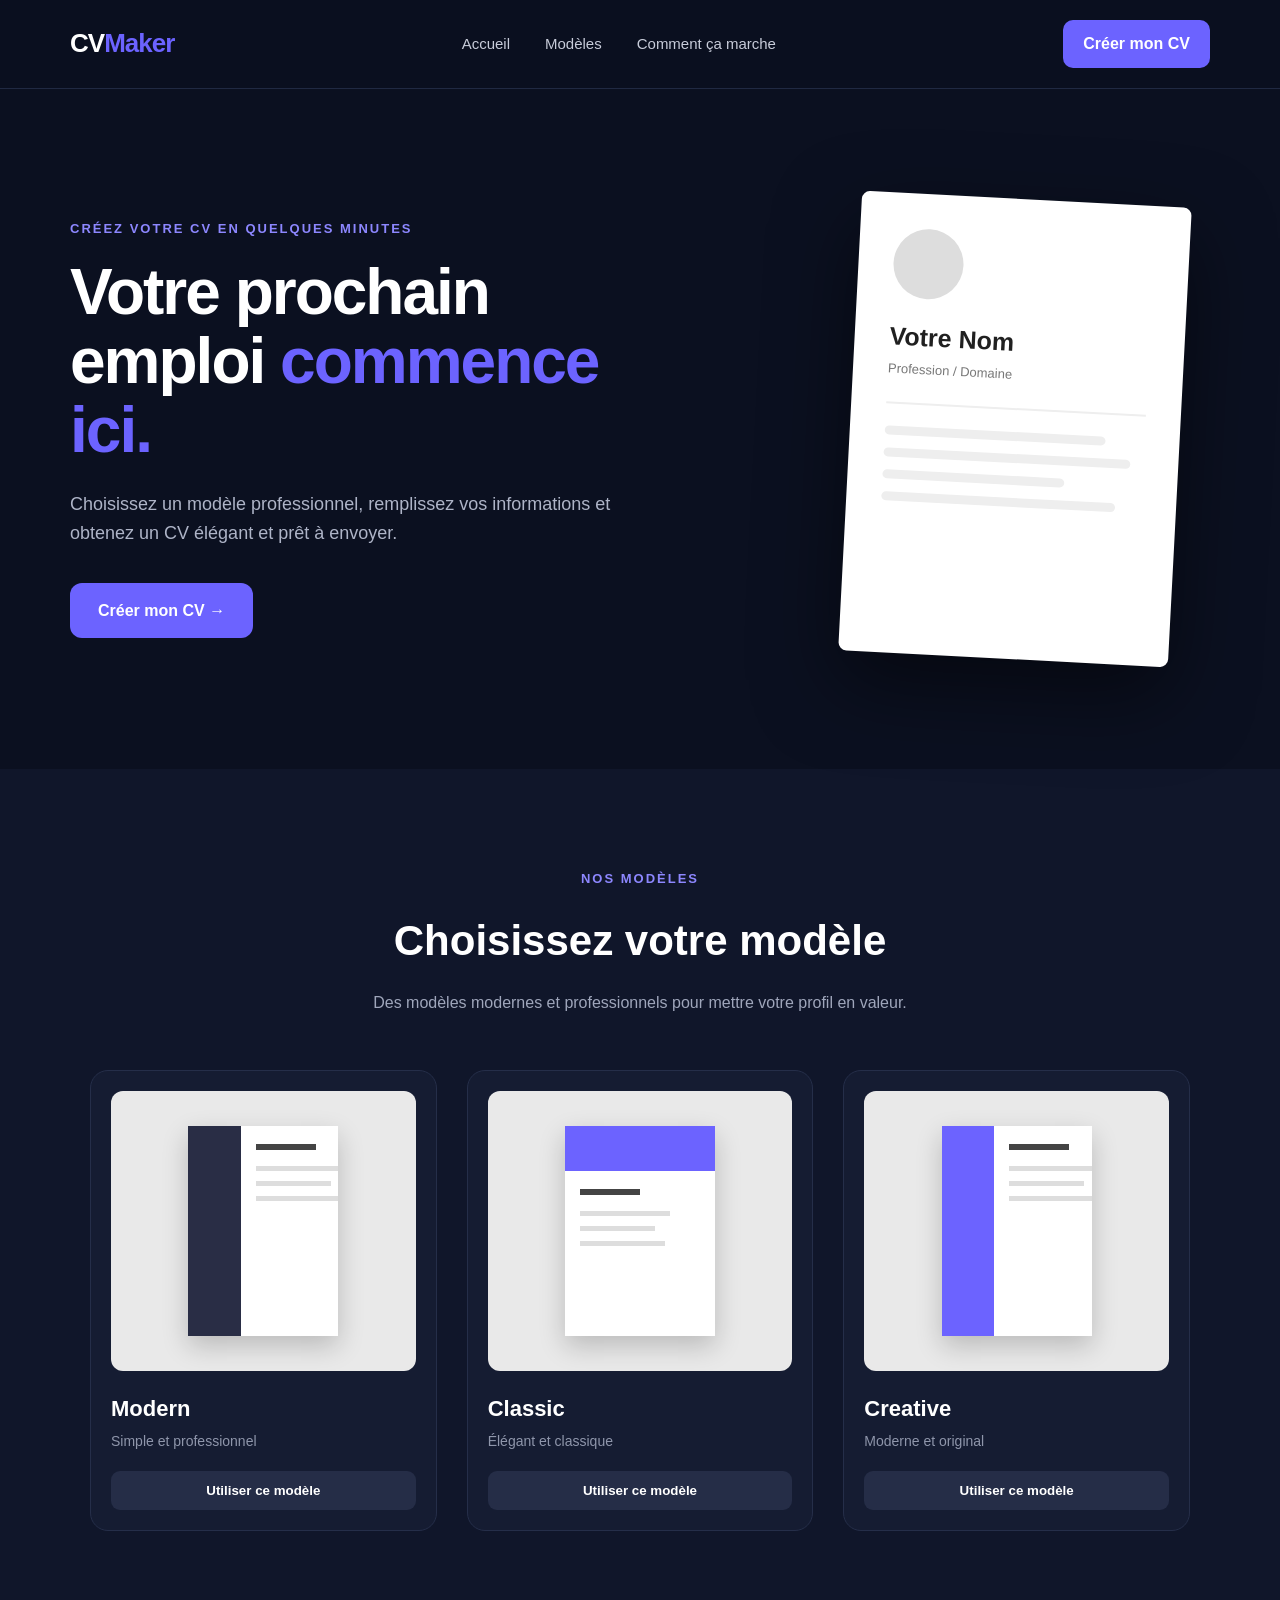
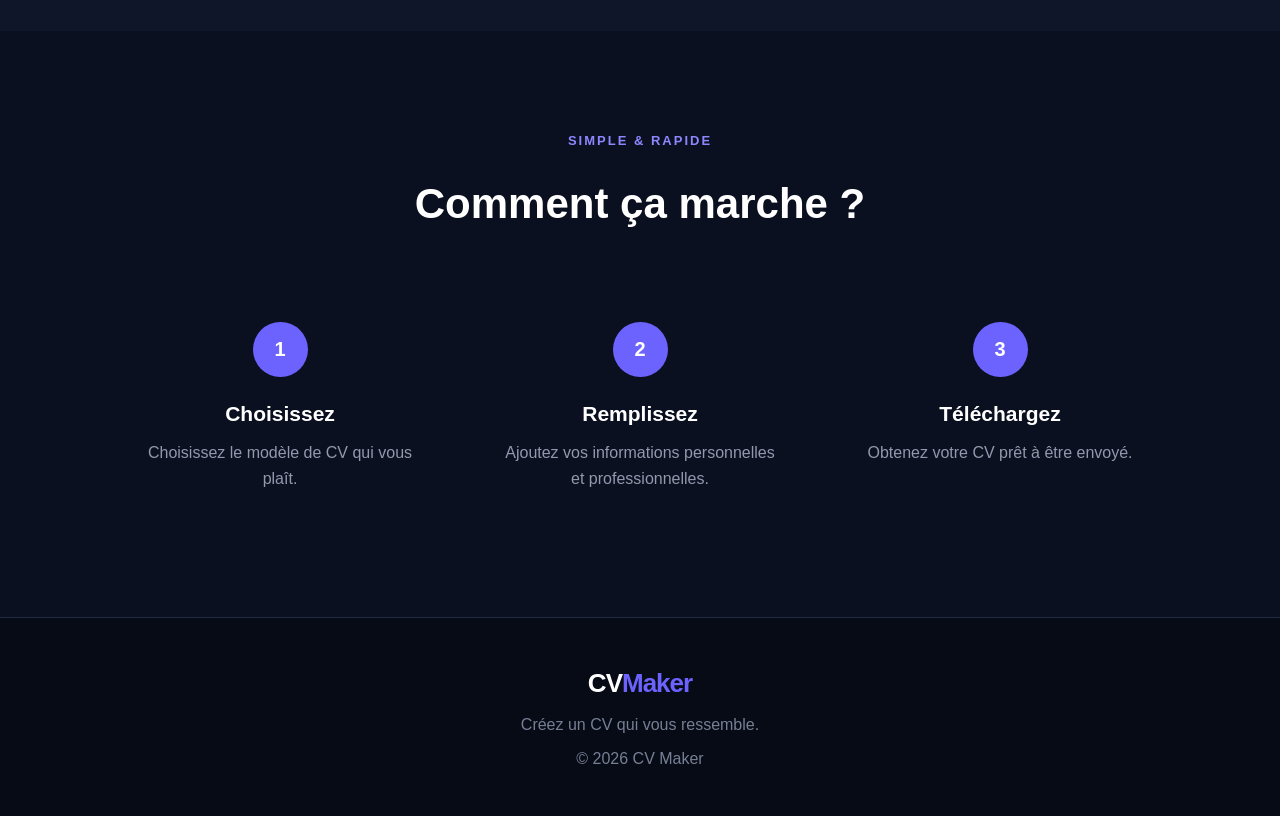
<file: index.html>
<!DOCTYPE html>
<html lang="fr">
<head>
    <meta charset="UTF-8">
    <meta name="viewport" content="width=device-width, initial-scale=1.0">
    <title>CV Maker</title>
    <link rel="stylesheet" href="style.css">
</head>

<body>

<header>
    <nav>
        <div class="logo">CV<span>Maker</span></div>

        <ul>
            <li><a href="#home">Accueil</a></li>
            <li><a href="#templates">Modèles</a></li>
            <li><a href="#how">Comment ça marche</a></li>
        </ul>

        <a href="#templates" class="nav-button">Créer mon CV</a>
    </nav>
</header>

<main>

<section id="home" class="hero">

    <div class="hero-text">
        <p class="small-title">CRÉEZ VOTRE CV EN QUELQUES MINUTES</p>

        <h1>
            Votre prochain emploi
            <span>commence ici.</span>
        </h1>

        <p class="description">
            Choisissez un modèle professionnel, remplissez vos informations
            et obtenez un CV élégant et prêt à envoyer.
        </p>

        <a href="#templates" class="main-button">
            Créer mon CV →
        </a>
    </div>

    <div class="hero-cv">
        <div class="cv-preview">
            <div class="cv-photo"></div>

            <h2>Votre Nom</h2>
            <p>Profession / Domaine</p>

            <hr>

            <div class="cv-lines">
                <div></div>
                <div></div>
                <div></div>
                <div></div>
            </div>
        </div>
    </div>

</section>


<section id="templates" class="templates">

    <p class="small-title">NOS MODÈLES</p>

    <h2>Choisissez votre modèle</h2>

    <p class="section-description">
        Des modèles modernes et professionnels pour mettre votre profil en valeur.
    </p>

    <div class="template-grid">

        <div class="template-card">

            <div class="template-image template-one">
                <div class="mini-cv">
                    <div class="mini-sidebar"></div>
                    <div class="mini-content"></div>
                </div>
            </div>

            <h3>Modern</h3>
            <p>Simple et professionnel</p>

            <button onclick="chooseTemplate('modern')">
                Utiliser ce modèle
            </button>

        </div>


        <div class="template-card">

            <div class="template-image template-two">
                <div class="mini-cv">
                    <div class="mini-header"></div>
                    <div class="mini-content"></div>
                </div>
            </div>

            <h3>Classic</h3>
            <p>Élégant et classique</p>

            <button onclick="chooseTemplate('classic')">
                Utiliser ce modèle
            </button>

        </div>


        <div class="template-card">

            <div class="template-image template-three">
                <div class="mini-cv">
                    <div class="mini-sidebar"></div>
                    <div class="mini-content"></div>
                </div>
            </div>

            <h3>Creative</h3>
            <p>Moderne et original</p>

            <button onclick="chooseTemplate('creative')">
                Utiliser ce modèle
            </button>

        </div>

    </div>

</section>


<section id="how" class="how">

    <p class="small-title">SIMPLE & RAPIDE</p>

    <h2>Comment ça marche ?</h2>

    <div class="steps">

        <div class="step">
            <div class="number">1</div>
            <h3>Choisissez</h3>
            <p>Choisissez le modèle de CV qui vous plaît.</p>
        </div>

        <div class="step">
            <div class="number">2</div>
            <h3>Remplissez</h3>
            <p>Ajoutez vos informations personnelles et professionnelles.</p>
        </div>

        <div class="step">
            <div class="number">3</div>
            <h3>Téléchargez</h3>
            <p>Obtenez votre CV prêt à être envoyé.</p>
        </div>

    </div>

</section>

</main>


<footer>
    <div class="logo">CV<span>Maker</span></div>
    <p>Créez un CV qui vous ressemble.</p>
    <p>© 2026 CV Maker</p>
</footer>


<script>

function chooseTemplate(template) {

    localStorage.setItem("selectedTemplate", template);

    window.location.href = "create.html";

}

</script>

</body>
</html>
</file>
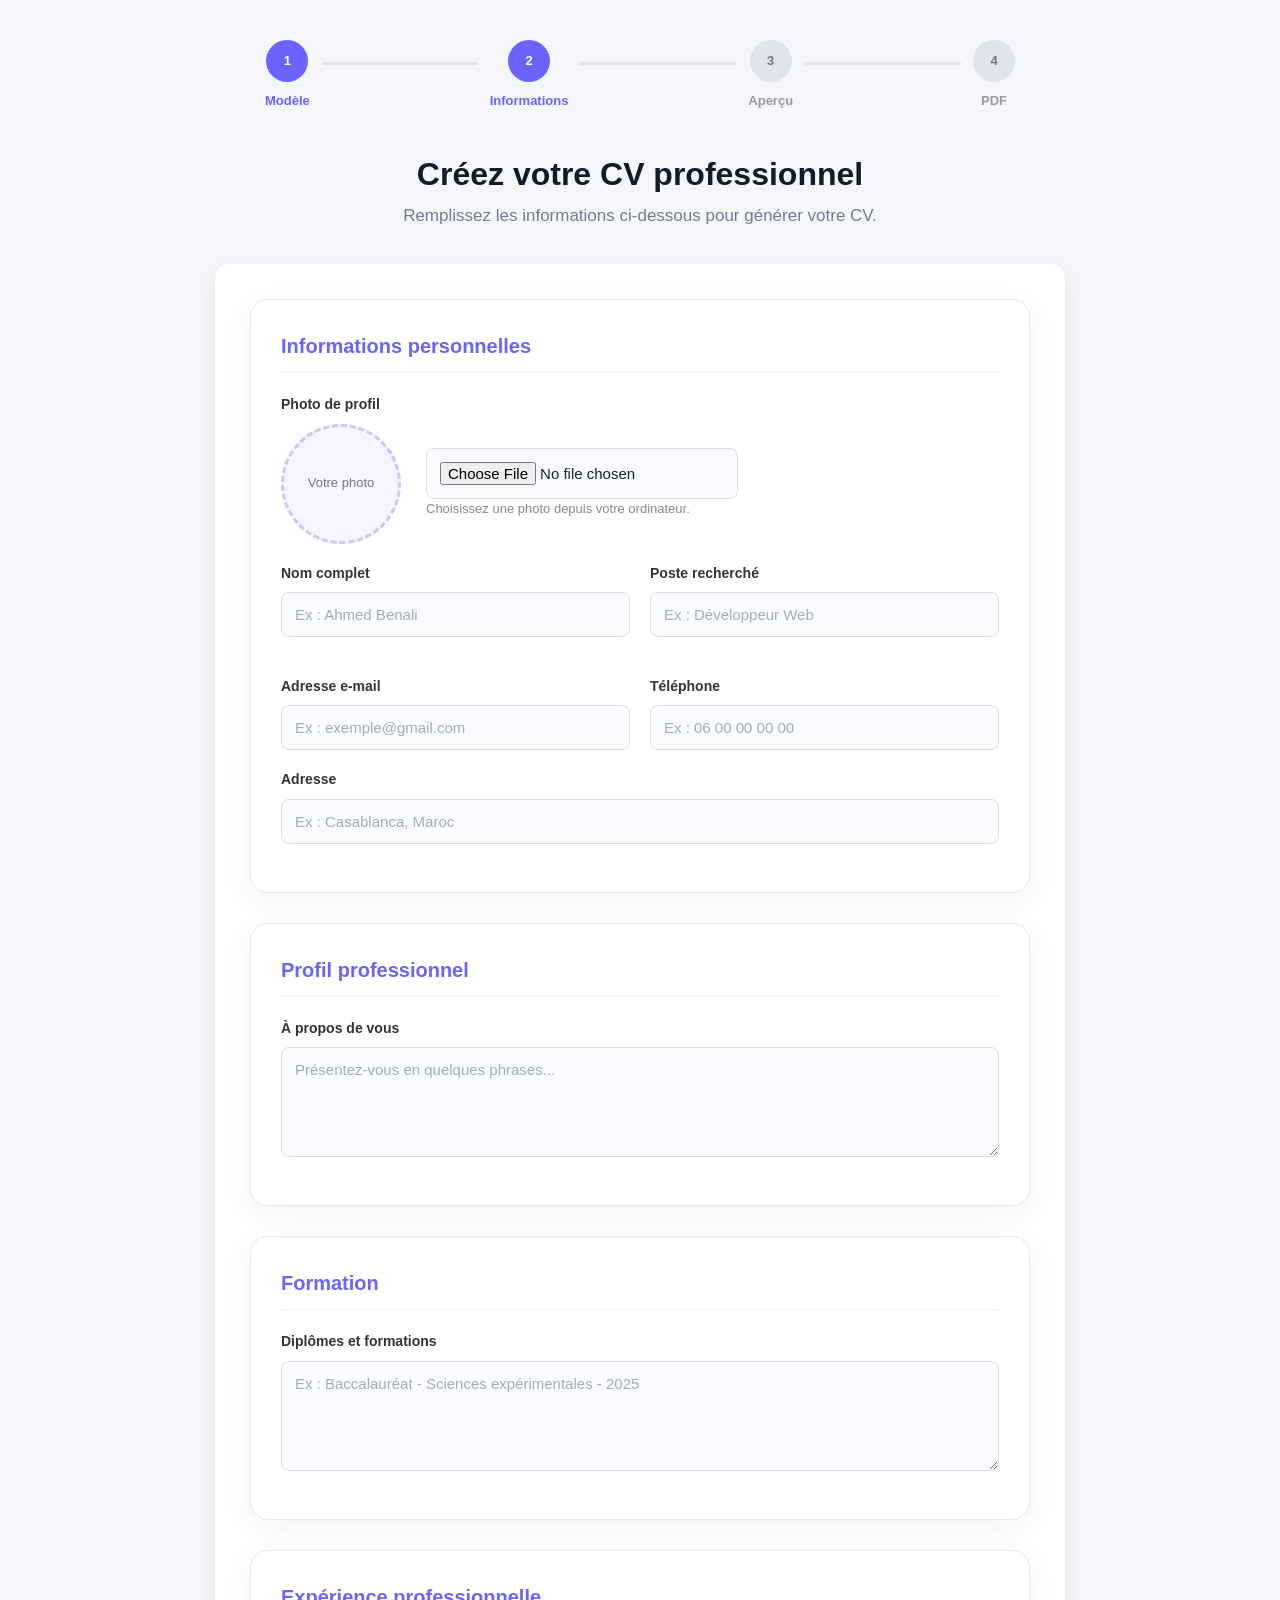
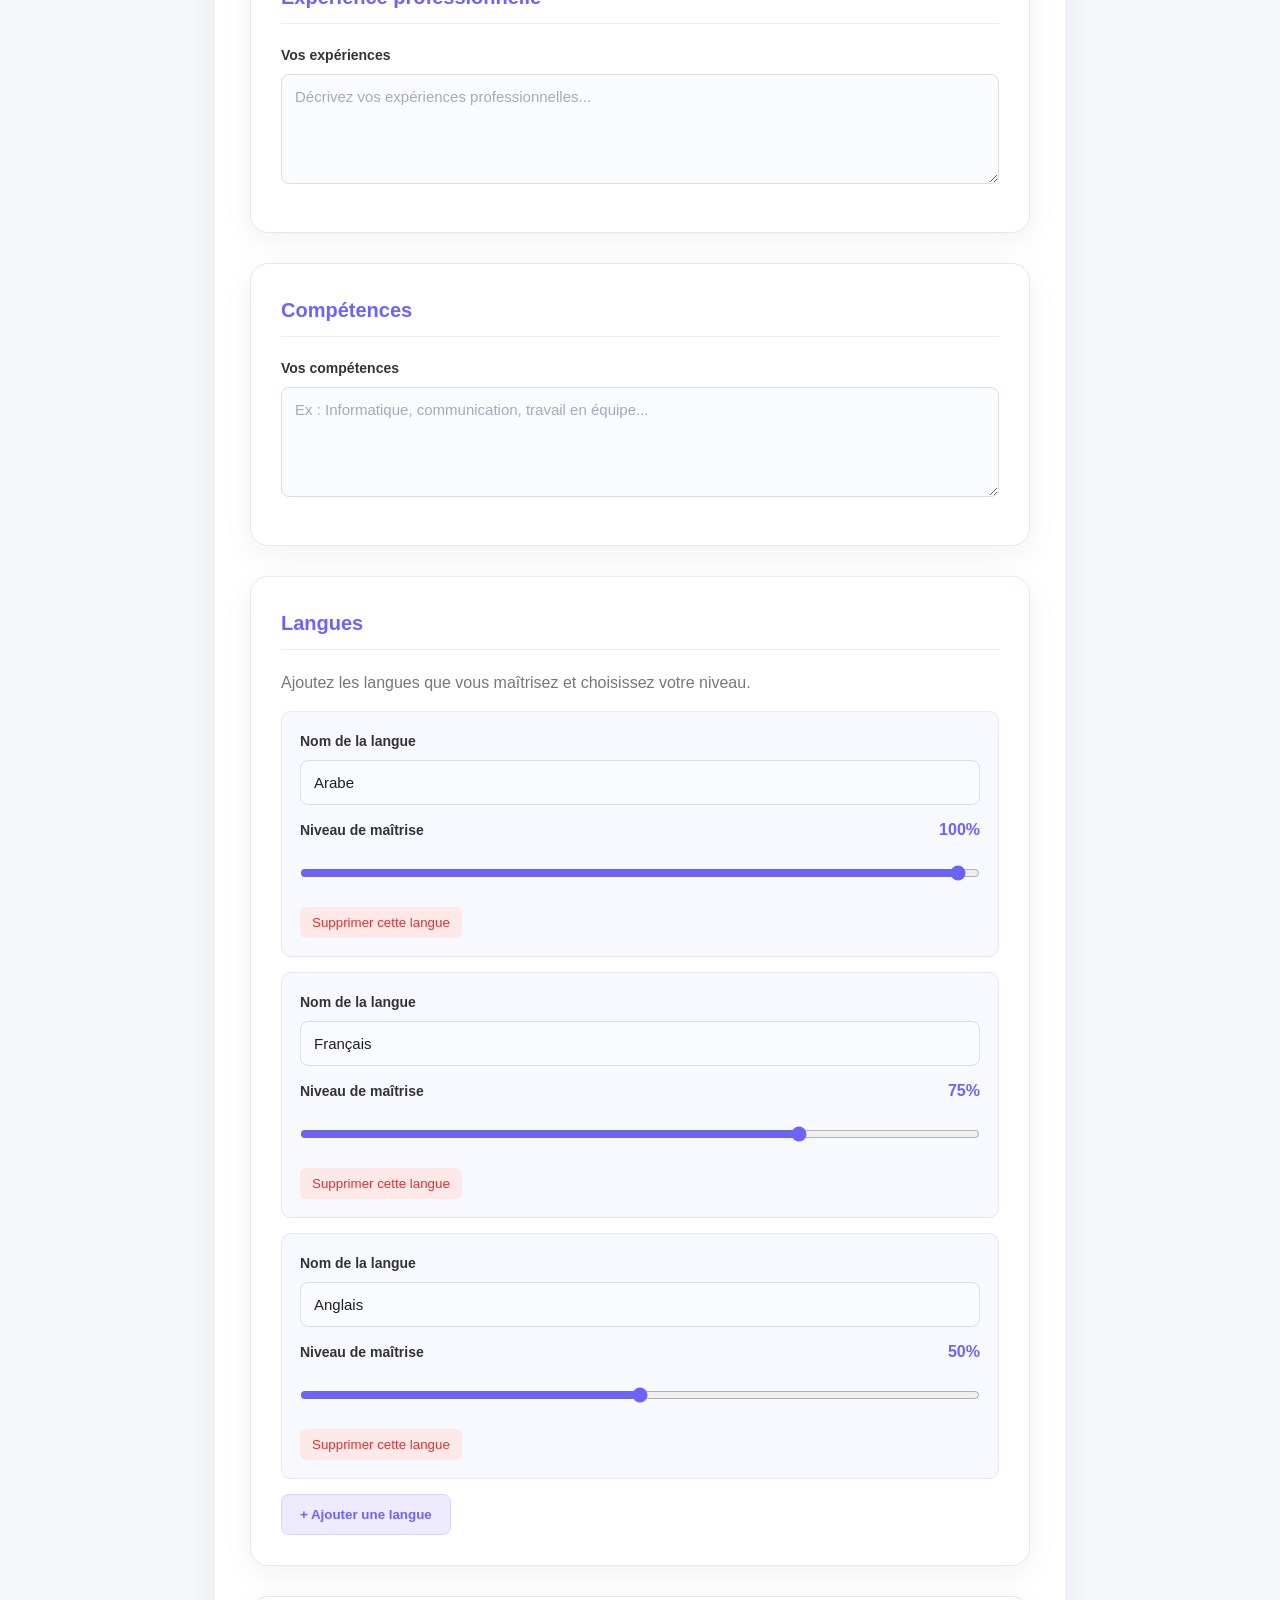
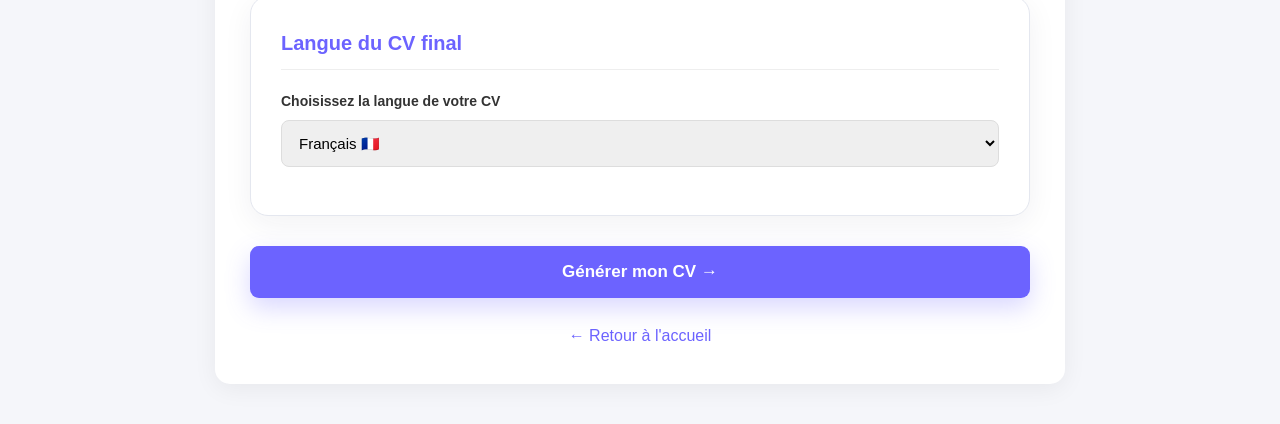
<file: create.html>
<!DOCTYPE html>
<html lang="fr">
<head>
<meta charset="UTF-8">
<meta name="viewport" content="width=device-width, initial-scale=1.0">
<title>Créer mon CV | CVMaker</title>
<link rel="stylesheet" href="style.css">

<style>
.create-page {
    min-height: 100vh;
    padding: 40px 20px;
    background: #f5f6fa;
    color: #222;
}

.progress-container {
    max-width: 750px;
    margin: 0 auto 45px;
    display: flex;
    align-items: center;
    justify-content: center;
}

.progress-step {
    display: flex;
    flex-direction: column;
    align-items: center;
    gap: 9px;
    color: #999;
    font-size: 13px;
    font-weight: bold;
    white-space: nowrap;
}

.step-circle {
    width: 42px;
    height: 42px;
    border-radius: 50%;
    background: #e1e4ec;
    color: #777;
    display: flex;
    align-items: center;
    justify-content: center;
}

.progress-step.active {
    color: #6c63ff;
}

.progress-step.active .step-circle {
    background: #6c63ff;
    color: white;
}

.progress-line {
    height: 3px;
    flex: 1;
    background: #e1e4ec;
    margin: 0 12px 25px;
}

.form-header {
    text-align: center;
    margin-bottom: 35px;
}

.form-header h1 {
    font-size: 32px;
    margin-bottom: 10px;
}

.form-header p {
    color: #777;
}

#cvForm {
    max-width: 850px;
    margin: auto;
    background: white;
    padding: 35px;
    border-radius: 15px;
    box-shadow: 0 5px 25px rgba(0,0,0,0.06);
}

.form-section {
    margin-bottom: 30px;
}

.form-section h2 {
    font-size: 20px;
    color: #6c63ff;
    margin-bottom: 20px;
    padding-bottom: 10px;
    border-bottom: 1px solid #eee;
}

.form-grid {
    display: grid;
    grid-template-columns: 1fr 1fr;
    gap: 20px;
}

.input-group {
    display: flex;
    flex-direction: column;
    gap: 8px;
    margin-bottom: 18px;
}

.input-group label {
    font-weight: 600;
    color: #333;
}

.input-group input,
.input-group textarea,
.input-group select {
    width: 100%;
    padding: 13px;
    border: 1px solid #ddd;
    border-radius: 8px;
    font-size: 15px;
    font-family: inherit;
    box-sizing: border-box;
    outline: none;
}

.input-group input:focus,
.input-group textarea:focus,
.input-group select:focus {
    border-color: #6c63ff;
}

.input-group textarea {
    min-height: 110px;
    resize: vertical;
}

/* Photo */

.photo-upload {
    display: flex;
    align-items: center;
    gap: 25px;
    flex-wrap: wrap;
}

.photo-preview {
    width: 120px;
    height: 120px;
    border-radius: 50%;
    border: 3px dashed #c9c6ff;
    background: #f5f4ff;
    display: flex;
    align-items: center;
    justify-content: center;
    overflow: hidden;
    color: #777;
    font-size: 13px;
}

.photo-preview img {
    width: 100%;
    height: 100%;
    object-fit: cover;
}

.photo-help {
    font-size: 13px;
    color: #888;
}

/* Languages */

.language-card {
    background: #f8f8ff;
    border: 1px solid #e6e3ff;
    padding: 18px;
    border-radius: 10px;
    margin-bottom: 15px;
}

.language-card .input-group {
    margin-bottom: 12px;
}

.language-range {
    width: 100%;
    accent-color: #6c63ff;
    cursor: pointer;
}

.language-level {
    display: flex;
    justify-content: space-between;
    align-items: center;
    font-weight: bold;
    color: #6c63ff;
}

.remove-language {
    background: #ffe8e8;
    color: #d33;
    border: none;
    padding: 8px 12px;
    border-radius: 6px;
    cursor: pointer;
}

.add-language {
    background: #eeeaff;
    color: #6c63ff;
    border: 1px solid #d8d2ff;
    padding: 12px 18px;
    border-radius: 8px;
    cursor: pointer;
    font-weight: bold;
}

.generate-button {
    display: block;
    width: 100%;
    padding: 16px;
    border: none;
    border-radius: 9px;
    background: #6c63ff;
    color: white;
    font-size: 17px;
    font-weight: bold;
    cursor: pointer;
    transition: 0.3s;
}

.generate-button:hover {
    background: #554bd8;
}

.back-link {
    display: block;
    text-align: center;
    margin-top: 25px;
    color: #6c63ff;
    text-decoration: none;
}

@media(max-width:600px) {
    #cvForm {
        padding: 20px;
    }

    .form-grid {
        grid-template-columns: 1fr;
        gap: 0;
    }

    .form-header h1 {
        font-size: 25px;
    }

    .progress-step {
        font-size: 10px;
    }

    .step-circle {
        width: 32px;
        height: 32px;
    }

    .progress-line {
        margin: 0 5px 22px;
    }
}
</style>
</head>

<body>

<main class="create-page">

<div class="progress-container">
    <div class="progress-step active">
        <div class="step-circle">1</div>
        <span>Modèle</span>
    </div>

    <div class="progress-line"></div>

    <div class="progress-step active">
        <div class="step-circle">2</div>
        <span>Informations</span>
    </div>

    <div class="progress-line"></div>

    <div class="progress-step">
        <div class="step-circle">3</div>
        <span>Aperçu</span>
    </div>

    <div class="progress-line"></div>

    <div class="progress-step">
        <div class="step-circle">4</div>
        <span>PDF</span>
    </div>
</div>

<div class="form-header">
    <h1>Créez votre CV professionnel</h1>
    <p>Remplissez les informations ci-dessous pour générer votre CV.</p>
</div>

<form id="cvForm">

<!-- INFORMATIONS PERSONNELLES -->

<section class="form-section">

<h2>Informations personnelles</h2>

<div class="input-group">
    <label for="photo">Photo de profil</label>

    <div class="photo-upload">
        <div class="photo-preview" id="photoPreview">
            Votre photo
        </div>

        <div>
            <input type="file" id="photo" accept="image/*">
            <p class="photo-help">
                Choisissez une photo depuis votre ordinateur.
            </p>
        </div>
    </div>
</div>

<div class="form-grid">

    <div class="input-group">
        <label for="name">Nom complet</label>
        <input type="text" id="name"
        placeholder="Ex : Ahmed Benali" required>
    </div>

    <div class="input-group">
        <label for="job">Poste recherché</label>
        <input type="text" id="job"
        placeholder="Ex : Développeur Web" required>
    </div>

    <div class="input-group">
        <label for="email">Adresse e-mail</label>
        <input type="email" id="email"
        placeholder="Ex : exemple@gmail.com">
    </div>

    <div class="input-group">
        <label for="phone">Téléphone</label>
        <input type="tel" id="phone"
        placeholder="Ex : 06 00 00 00 00">
    </div>

</div>

<div class="input-group">
    <label for="address">Adresse</label>
    <input type="text" id="address"
    placeholder="Ex : Casablanca, Maroc">
</div>

</section>

<!-- PROFIL -->

<section class="form-section">

<h2>Profil professionnel</h2>

<div class="input-group">
    <label for="profile">À propos de vous</label>
    <textarea id="profile"
    placeholder="Présentez-vous en quelques phrases..."></textarea>
</div>

</section>

<!-- FORMATION -->

<section class="form-section">

<h2>Formation</h2>

<div class="input-group">
    <label for="education">Diplômes et formations</label>
    <textarea id="education"
    placeholder="Ex : Baccalauréat - Sciences expérimentales - 2025"></textarea>
</div>

</section>

<!-- EXPERIENCE -->

<section class="form-section">

<h2>Expérience professionnelle</h2>

<div class="input-group">
    <label for="experience">Vos expériences</label>
    <textarea id="experience"
    placeholder="Décrivez vos expériences professionnelles..."></textarea>
</div>

</section>

<!-- COMPETENCES -->

<section class="form-section">

<h2>Compétences</h2>

<div class="input-group">
    <label for="skills">Vos compétences</label>
    <textarea id="skills"
    placeholder="Ex : Informatique, communication, travail en équipe..."></textarea>
</div>

</section>

<!-- LANGUES -->

<section class="form-section">

<h2>Langues</h2>

<p style="color:#777; margin-bottom:15px;">
Ajoutez les langues que vous maîtrisez et choisissez votre niveau.
</p>

<div id="languagesContainer"></div>

<button type="button" class="add-language" id="addLanguage">
    + Ajouter une langue
</button>

</section>

<!-- LANGUE DU CV -->

<section class="form-section">

<h2>Langue du CV final</h2>

<div class="input-group">
    <label for="cvLanguage">Choisissez la langue de votre CV</label>

    <select id="cvLanguage" required>
        <option value="fr">Français 🇫🇷</option>
        <option value="en">English 🇬🇧</option>
    </select>
</div>

</section>

<button type="submit" class="generate-button">
    Générer mon CV →
</button>

<a href="index.html" class="back-link">
    ← Retour à l'accueil
</a>

</form>
</main>

<script>

document.addEventListener("DOMContentLoaded", function() {

    const form = document.getElementById("cvForm");
    const photoInput = document.getElementById("photo");
    const photoPreview = document.getElementById("photoPreview");
    const languagesContainer = document.getElementById("languagesContainer");

    let photoData = "";

    // Ajouter une langue

    function addLanguage(name = "", level = 50) {

        const card = document.createElement("div");
        card.className = "language-card";

        card.innerHTML = `
            <div class="input-group">
                <label>Nom de la langue</label>
                <input type="text" class="language-name"
                placeholder="Ex : Français"
                value="${name.replace(/"/g, "&quot;")}" required>
            </div>

            <div class="input-group">

                <div class="language-level">
                    <label>Niveau de maîtrise</label>
                    <span class="level-value">${level}%</span>
                </div>

                <input type="range"
                class="language-range"
                min="0"
                max="100"
                value="${level}">
            </div>

            <button type="button" class="remove-language">
                Supprimer cette langue
            </button>
        `;

        const range = card.querySelector(".language-range");
        const value = card.querySelector(".level-value");

        range.addEventListener("input", function() {
            value.textContent = this.value + "%";
        });

        card.querySelector(".remove-language").addEventListener("click", function() {
            card.remove();
        });

        languagesContainer.appendChild(card);
    }

    document.getElementById("addLanguage").addEventListener("click", function() {
        addLanguage();
    });

    // Langues initiales

    addLanguage("Arabe", 100);
    addLanguage("Français", 75);
    addLanguage("Anglais", 50);

    // Photo et compression

    photoInput.addEventListener("change", function() {

        const file = this.files[0];

        if (!file) {
            photoData = "";
            photoPreview.textContent = "Votre photo";
            return;
        }

        if (!file.type.startsWith("image/")) {
            alert("Veuillez choisir une image valide.");
            this.value = "";
            return;
        }

        const reader = new FileReader();

        reader.onload = function(event) {

            const image = new Image();

            image.onload = function() {

                const canvas = document.createElement("canvas");
                const maxSize = 600;

                let width = image.width;
                let height = image.height;

                if (width > height && width > maxSize) {
                    height = height * maxSize / width;
                    width = maxSize;
                } else if (height > maxSize) {
                    width = width * maxSize / height;
                    height = maxSize;
                }

                canvas.width = width;
                canvas.height = height;

                const context = canvas.getContext("2d");
                context.drawImage(image, 0, 0, width, height);

                photoData = canvas.toDataURL("image/jpeg", 0.8);

                photoPreview.innerHTML = "";

                const previewImage = document.createElement("img");
                previewImage.src = photoData;

                photoPreview.appendChild(previewImage);
            };

            image.src = event.target.result;
        };

        reader.readAsDataURL(file);
    });

    // Génération du CV

    form.addEventListener("submit", function(event) {

        event.preventDefault();

        try {

            const languages = [];

            document.querySelectorAll(".language-card").forEach(function(card) {

                const name = card.querySelector(".language-name").value.trim();
                const level = Number(card.querySelector(".language-range").value);

                if (name) {
                    languages.push({
                        name: name,
                        level: level
                    });
                }

            });

            const cvData = {

                name: document.getElementById("name").value.trim(),
                job: document.getElementById("job").value.trim(),
                email: document.getElementById("email").value.trim(),
                phone: document.getElementById("phone").value.trim(),
                address: document.getElementById("address").value.trim(),

                profile: document.getElementById("profile").value.trim(),
                education: document.getElementById("education").value.trim(),
                experience: document.getElementById("experience").value.trim(),
                skills: document.getElementById("skills").value.trim(),

                languages: languages,

                cvLanguage: document.getElementById("cvLanguage").value,

                photo: photoData

            };

            localStorage.setItem("cvData", JSON.stringify(cvData));

            if (!localStorage.getItem("cvData")) {
                throw new Error("Impossible de sauvegarder les données.");
            }

            window.location.href = "cv.html";

        } catch(error) {

            alert("Erreur : " + error.message);
            console.error(error);

        }

    });

});

</script>

</body>
</html>
</file>
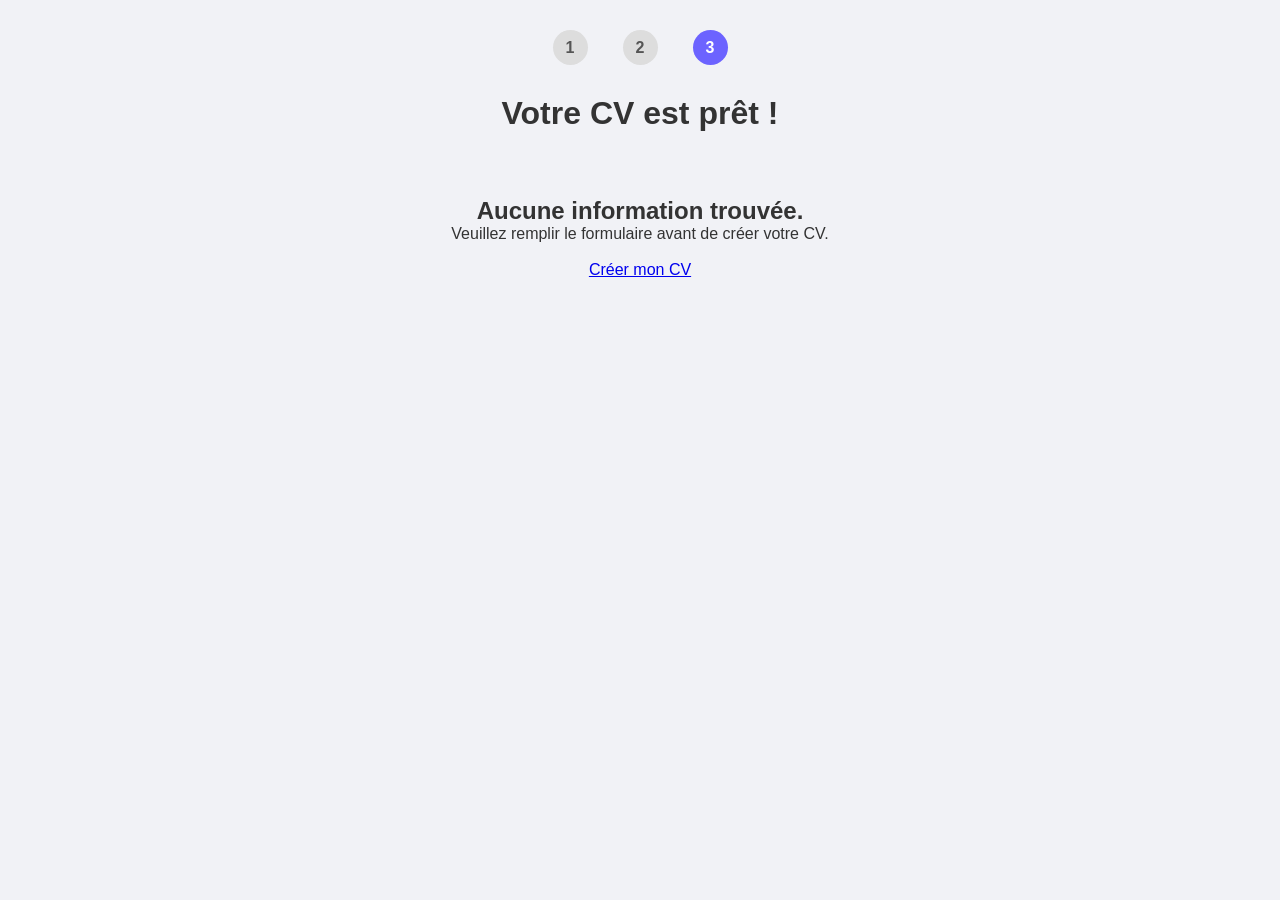
<file: cv.html>
<!DOCTYPE html>
<html lang="fr">

<head>
<meta charset="UTF-8">
<meta name="viewport" content="width=device-width, initial-scale=1.0">
<title>Mon CV | CVMaker</title>

<style>

* {
    margin: 0;
    padding: 0;
    box-sizing: border-box;
}

body {
    font-family: Arial, sans-serif;
    background: #f1f2f6;
    color: #333;
    padding: 30px 15px;
}

.progress {
    display: flex;
    justify-content: center;
    gap: 35px;
    margin-bottom: 30px;
}

.step {
    background: #ddd;
    color: #555;
    width: 35px;
    height: 35px;
    border-radius: 50%;
    display: flex;
    align-items: center;
    justify-content: center;
    font-weight: bold;
}

.step.active {
    background: #6c63ff;
    color: white;
}

.page-title {
    text-align: center;
    margin-bottom: 25px;
}

.final-cv {
    max-width: 900px;
    min-height: 850px;
    margin: auto;
    background: white;
    display: grid;
    grid-template-columns: 280px 1fr;
    box-shadow: 0 5px 25px rgba(0,0,0,0.12);
}

.cv-sidebar {
    background: #252b48;
    color: white;
    padding: 35px 25px;
}

.cv-photo-container {
    text-align: center;
    margin-bottom: 25px;
}

.cv-photo {
    width: 145px;
    height: 145px;
    border-radius: 50%;
    object-fit: cover;
    border: 4px solid white;
}

.cv-name {
    font-size: 28px;
    margin-bottom: 10px;
    overflow-wrap: anywhere;
}

.cv-job {
    color: #aaa9ff;
    font-size: 16px;
    margin-bottom: 30px;
}

.cv-sidebar h2 {
    font-size: 15px;
    margin: 25px 0 12px;
    color: #aaa9ff;
    border-bottom: 1px solid rgba(255,255,255,0.2);
    padding-bottom: 8px;
}

.cv-contact p {
    font-size: 13px;
    line-height: 1.8;
    overflow-wrap: anywhere;
    display: flex;
    align-items: flex-start;
    gap: 9px;
    margin-bottom: 8px;
}

.contact-icon {
    font-size: 16px;
    min-width: 20px;
}

.cv-main {
    padding: 45px 35px;
}

.cv-main section {
    margin-bottom: 35px;
}

.cv-main h2 {
    color: #6c63ff;
    font-size: 19px;
    margin-bottom: 15px;
    border-bottom: 2px solid #eee;
    padding-bottom: 10px;
}

.cv-main p,
.cv-sidebar section p {
    white-space: pre-line;
    line-height: 1.8;
    font-size: 14px;
    overflow-wrap: anywhere;
}

/* LANGUAGES */

.language-item {
    margin-bottom: 18px;
}

.language-info {
    display: flex;
    justify-content: space-between;
    gap: 10px;
    margin-bottom: 7px;
    font-size: 13px;
}

.language-name {
    font-weight: bold;
}

.language-percent {
    font-weight: bold;
}

.language-bar {
    height: 7px;
    background: rgba(150,150,150,0.3);
    border-radius: 20px;
    overflow: hidden;
}

.language-fill {
    height: 100%;
    background: #aaa9ff;
    border-radius: 20px;
}

[hidden] {
    display: none !important;
}

.cv-actions {
    display: flex;
    justify-content: center;
    gap: 15px;
    margin: 30px auto;
}

.cv-actions button,
.cv-actions a {
    padding: 14px 22px;
    border: none;
    border-radius: 8px;
    background: #6c63ff;
    color: white;
    text-decoration: none;
    cursor: pointer;
    font-size: 15px;
}

.cv-actions a {
    background: #444;
}

.no-data {
    text-align: center;
    padding: 40px;
}

/* CLASSIC */

.final-cv.classic {
    display: block;
    padding: 45px;
    border-top: 8px solid #333;
    font-family: Georgia, serif;
}

.classic .cv-sidebar {
    background: white;
    color: #333;
    padding: 0 0 25px;
    border-bottom: 2px solid #333;
}

.classic .cv-photo {
    border-color: #333;
}

.classic .cv-name {
    font-size: 36px;
    color: #222;
}

.classic .cv-job {
    color: #777;
}

.classic .cv-sidebar h2 {
    color: #333;
    border-bottom: 1px solid #ccc;
}

.classic .cv-contact p,
.classic .cv-sidebar section p {
    color: #555;
}

.classic .language-bar {
    background: #eee;
}

.classic .language-fill {
    background: #555;
}

.classic .cv-main {
    padding: 30px 0;
}

.classic .cv-main h2 {
    color: #333;
    border-bottom: 1px solid #999;
    font-family: Georgia, serif;
}

/* CREATIVE */

.final-cv.creative .cv-sidebar {
    background: linear-gradient(160deg, #542c91, #24133f);
    border-right: 7px solid #ffb347;
}

.creative .cv-name {
    color: white;
    font-size: 30px;
}

.creative .cv-job {
    color: #ffcf83;
}

.creative .cv-sidebar h2 {
    color: #ffcf83;
}

.creative .language-fill {
    background: #ffcf83;
}

.creative .cv-main h2 {
    color: #a34ee5;
    border-bottom: 2px solid #f0dafa;
}

.creative .cv-main {
    background: #fffaff;
}

/* PRINT */

@media print {

    @page {
        size: A4;
        margin: 0;
    }

    body {
        background: white;
        padding: 0;
    }

    .progress,
    .page-title,
    .cv-actions {
        display: none !important;
    }

    .final-cv {
        width: 210mm;
        max-width: none;
        min-height: 297mm;
        margin: 0;
        box-shadow: none;
        -webkit-print-color-adjust: exact;
        print-color-adjust: exact;
    }

    .final-cv:not(.classic) {
        grid-template-columns: 280px 1fr;
    }

    .final-cv.classic {
        display: block;
        padding: 35px;
    }
}

@media(max-width:650px) {

    .final-cv {
        grid-template-columns: 1fr;
    }

    .final-cv.classic {
        padding: 25px;
    }

    .cv-main {
        padding: 30px 25px;
    }

    .cv-actions {
        flex-direction: column;
        align-items: center;
    }
}

</style>
</head>

<body>

<div class="progress">
    <div class="step">1</div>
    <div class="step">2</div>
    <div class="step active">3</div>
</div>

<h1 class="page-title" id="pageTitle">
    Votre CV est prêt !
</h1>

<div id="noData" class="no-data" hidden>
    <h2 id="errorTitle">Aucune information trouvée.</h2>
    <p id="errorText">Veuillez remplir le formulaire avant de créer votre CV.</p>
    <br>
    <a href="create.html" id="createLink">Créer mon CV</a>
</div>

<div class="final-cv" id="finalCV" hidden>

    <aside class="cv-sidebar">

        <div class="cv-photo-container" id="photoContainer" hidden>
            <img id="cvPhoto" class="cv-photo" alt="Photo de profil">
        </div>

        <h1 class="cv-name" id="cvName"></h1>
        <div class="cv-job" id="cvJob"></div>

        <div class="cv-contact">

            <h2 id="contactTitle">CONTACT</h2>

            <p id="emailRow" hidden>
                <span class="contact-icon">✉</span>
                <span id="cvEmail"></span>
            </p>

            <p id="phoneRow" hidden>
                <span class="contact-icon">☎</span>
                <span id="cvPhone"></span>
            </p>

            <p id="addressRow" hidden>
                <span class="contact-icon">📍</span>
                <span id="cvAddress"></span>
            </p>

        </div>

        <section id="skillsSection" hidden>
            <h2 id="skillsTitle">COMPÉTENCES</h2>
            <p id="cvSkills"></p>
        </section>

        <section id="languagesSection" hidden>
            <h2 id="languagesTitle">LANGUES</h2>
            <div id="cvLanguages"></div>
        </section>

    </aside>

    <main class="cv-main">

        <section id="profileSection" hidden>
            <h2 id="profileTitle">PROFIL</h2>
            <p id="cvProfile"></p>
        </section>

        <section id="educationSection" hidden>
            <h2 id="educationTitle">FORMATION</h2>
            <p id="cvEducation"></p>
        </section>

        <section id="experienceSection" hidden>
            <h2 id="experienceTitle">EXPÉRIENCE PROFESSIONNELLE</h2>
            <p id="cvExperience"></p>
        </section>

    </main>

</div>

<div class="cv-actions" id="actions" hidden>
    <a href="create.html" id="editButton">Modifier mon CV</a>
    <button onclick="window.print()" id="downloadButton">
        Télécharger mon CV PDF
    </button>
</div>

<script>

const cvData = localStorage.getItem("cvData");
const selectedTemplate = localStorage.getItem("selectedTemplate") || "modern";

const finalCV = document.getElementById("finalCV");
const noData = document.getElementById("noData");
const actions = document.getElementById("actions");

const translations = {

    fr: {
        pageTitle: "Votre CV est prêt !",
        errorTitle: "Aucune information trouvée.",
        errorText: "Veuillez remplir le formulaire avant de créer votre CV.",
        create: "Créer mon CV",
        contact: "CONTACT",
        skills: "COMPÉTENCES",
        languages: "LANGUES",
        profile: "PROFIL",
        education: "FORMATION",
        experience: "EXPÉRIENCE PROFESSIONNELLE",
        edit: "Modifier mon CV",
        download: "Télécharger mon CV PDF",
        name: "Votre nom"
    },

    en: {
        pageTitle: "Your CV is ready!",
        errorTitle: "No information found.",
        errorText: "Please complete the form before creating your CV.",
        create: "Create my CV",
        contact: "CONTACT",
        skills: "SKILLS",
        languages: "LANGUAGES",
        profile: "PROFILE",
        education: "EDUCATION",
        experience: "WORK EXPERIENCE",
        edit: "Edit my CV",
        download: "Download my CV PDF",
        name: "Your name"
    }

};

function setText(id, value) {
    document.getElementById(id).textContent = value || "";
}

function showSection(sectionId, contentId, value) {

    const section = document.getElementById(sectionId);

    if (value && value.trim() !== "") {
        setText(contentId, value);
        section.hidden = false;
    } else {
        section.hidden = true;
    }

}

if (cvData) {

    try {

        const data = JSON.parse(cvData);

        const language = data.cvLanguage === "en" ? "en" : "fr";
        const t = translations[language];

        document.documentElement.lang = language;
        document.title = language === "en" ? "My CV | CVMaker" : "Mon CV | CVMaker";

        setText("pageTitle", t.pageTitle);
        setText("errorTitle", t.errorTitle);
        setText("errorText", t.errorText);
        setText("createLink", t.create);
        setText("contactTitle", t.contact);
        setText("skillsTitle", t.skills);
        setText("languagesTitle", t.languages);
        setText("profileTitle", t.profile);
        setText("educationTitle", t.education);
        setText("experienceTitle", t.experience);
        setText("editButton", t.edit);
        setText("downloadButton", t.download);

        // Template

        const allowedTemplates = ["modern", "classic", "creative"];

        const template = allowedTemplates.includes(selectedTemplate)
            ? selectedTemplate
            : "modern";

        finalCV.classList.add(template);

        // Informations personnelles

        setText("cvName", data.name || t.name);
        setText("cvJob", data.job || "");

        // Photo

        if (data.photo) {
            document.getElementById("cvPhoto").src = data.photo;
            document.getElementById("photoContainer").hidden = false;
        }

        // Contact

        const contacts = [
            ["emailRow", "cvEmail", data.email],
            ["phoneRow", "cvPhone", data.phone],
            ["addressRow", "cvAddress", data.address]
        ];

        contacts.forEach(function(item) {
            const row = document.getElementById(item[0]);

            if (item[2]) {
                setText(item[1], item[2]);
                row.hidden = false;
            }
        });

        // Profil, formation, expérience et compétences

        showSection("profileSection", "cvProfile", data.profile || "");
        showSection("educationSection", "cvEducation", data.education || "");
        showSection("experienceSection", "cvExperience", data.experience || "");
        showSection("skillsSection", "cvSkills", data.skills || "");

        // Langues avec pourcentages

        const languagesContainer = document.getElementById("cvLanguages");

        let languages = data.languages || [];

        // Compatibilité avec les anciennes données textuelles

        if (typeof languages === "string") {
            languages = languages.split(",").map(function(name) {
                return {
                    name: name.trim(),
                    level: 50
                };
            }).filter(function(item) {
                return item.name;
            });
        }

        if (languages.length > 0) {

            languagesContainer.innerHTML = "";

            languages.forEach(function(languageItem) {

                const name = languageItem.name || "";
                const level = Math.min(100, Math.max(0, Number(languageItem.level) || 0));

                const item = document.createElement("div");
                item.className = "language-item";

                const info = document.createElement("div");
                info.className = "language-info";

                const languageName = document.createElement("span");
                languageName.className = "language-name";
                languageName.textContent = name;

                const percentage = document.createElement("span");
                percentage.className = "language-percent";
                percentage.textContent = level + "%";

                info.appendChild(languageName);
                info.appendChild(percentage);

                const bar = document.createElement("div");
                bar.className = "language-bar";

                const fill = document.createElement("div");
                fill.className = "language-fill";
                fill.style.width = level + "%";

                bar.appendChild(fill);

                item.appendChild(info);
                item.appendChild(bar);

                languagesContainer.appendChild(item);

            });

            document.getElementById("languagesSection").hidden = false;

        } else {

            document.getElementById("languagesSection").hidden = true;

        }

        finalCV.hidden = false;
        actions.hidden = false;

    } catch(error) {

        console.error(error);
        noData.hidden = false;

    }

} else {

    noData.hidden = false;

}

</script>

</body>
</html>
</file>
<file: style.css>
* {
    margin: 0;
    padding: 0;
    box-sizing: border-box;
}

html {
    scroll-behavior: smooth;
}

body {
    font-family: Arial, Helvetica, sans-serif;
    background: #0b1020;
    color: #ffffff;
    line-height: 1.6;
}

/* =========================
   NAVBAR
========================= */

header {
    width: 100%;
    position: sticky;
    top: 0;
    z-index: 1000;
    background: rgba(11, 16, 32, 0.9);
    backdrop-filter: blur(12px);
    border-bottom: 1px solid #202942;
}

nav {
    max-width: 1200px;
    margin: auto;
    padding: 20px 30px;
    display: flex;
    align-items: center;
    justify-content: space-between;
}

.logo {
    font-size: 26px;
    font-weight: bold;
    letter-spacing: -1px;
}

.logo span {
    color: #6c63ff;
}

nav ul {
    list-style: none;
    display: flex;
    gap: 35px;
}

nav ul li a {
    color: #c8ccda;
    text-decoration: none;
    font-size: 15px;
    transition: 0.3s;
}

nav ul li a:hover {
    color: #ffffff;
}

.nav-button {
    text-decoration: none;
    color: white;
    background: #6c63ff;
    padding: 11px 20px;
    border-radius: 10px;
    font-weight: bold;
    transition: 0.3s;
}

.nav-button:hover {
    background: #8179ff;
    transform: translateY(-2px);
}


/* =========================
   HERO
========================= */

.hero {
    max-width: 1200px;
    min-height: 680px;
    margin: auto;
    padding: 100px 30px;
    display: flex;
    align-items: center;
    justify-content: space-between;
    gap: 70px;
}

.hero-text {
    max-width: 620px;
}

.small-title {
    color: #8d87ff;
    font-size: 13px;
    font-weight: bold;
    letter-spacing: 2px;
    margin-bottom: 18px;
}

.hero h1 {
    font-size: 64px;
    line-height: 1.08;
    letter-spacing: -2px;
    margin-bottom: 25px;
}

.hero h1 span {
    color: #6c63ff;
}

.description {
    color: #aeb4c7;
    font-size: 18px;
    max-width: 550px;
    margin-bottom: 35px;
}

.main-button {
    display: inline-block;
    text-decoration: none;
    color: white;
    background: #6c63ff;
    padding: 15px 28px;
    border-radius: 12px;
    font-weight: bold;
    transition: 0.3s;
}

.main-button:hover {
    background: #8179ff;
    transform: translateY(-3px);
}


/* =========================
   CV PREVIEW
========================= */

.hero-cv {
    width: 390px;
    display: flex;
    justify-content: center;
}

.cv-preview {
    width: 330px;
    height: 460px;
    background: white;
    color: #202020;
    padding: 35px;
    border-radius: 8px;
    box-shadow: 0 30px 80px rgba(0, 0, 0, 0.5);
    transform: rotate(3deg);
    transition: 0.4s;
}

.cv-preview:hover {
    transform: rotate(0deg) translateY(-10px);
}

.cv-photo {
    width: 70px;
    height: 70px;
    border-radius: 50%;
    background: #ddd;
    margin-bottom: 18px;
}

.cv-preview h2 {
    font-size: 25px;
    margin-bottom: 3px;
}

.cv-preview p {
    color: #777;
    font-size: 13px;
}

.cv-preview hr {
    border: none;
    border-top: 2px solid #eeeeee;
    margin: 22px 0;
}

.cv-lines {
    display: flex;
    flex-direction: column;
    gap: 13px;
}

.cv-lines div {
    height: 9px;
    background: #eeeeee;
    border-radius: 5px;
}

.cv-lines div:nth-child(1) {
    width: 85%;
}

.cv-lines div:nth-child(2) {
    width: 95%;
}

.cv-lines div:nth-child(3) {
    width: 70%;
}

.cv-lines div:nth-child(4) {
    width: 90%;
}


/* =========================
   TEMPLATES
========================= */

.templates {
    background: #10162a;
    padding: 100px 30px;
    text-align: center;
}

.templates h2,
.how h2 {
    font-size: 42px;
    margin-bottom: 15px;
}

.section-description {
    color: #9fa6bb;
    margin-bottom: 55px;
}

.template-grid {
    max-width: 1100px;
    margin: auto;
    display: grid;
    grid-template-columns: repeat(3, 1fr);
    gap: 30px;
}

.template-card {
    background: #151c32;
    border: 1px solid #252e49;
    border-radius: 18px;
    padding: 20px;
    text-align: left;
    transition: 0.3s;
}

.template-card:hover {
    transform: translateY(-8px);
    border-color: #6c63ff;
}

.template-image {
    height: 280px;
    border-radius: 12px;
    background: #e9e9e9;
    display: flex;
    align-items: center;
    justify-content: center;
    margin-bottom: 20px;
    overflow: hidden;
}

.mini-cv {
    width: 150px;
    height: 210px;
    background: white;
    display: flex;
    box-shadow: 0 10px 25px rgba(0, 0, 0, 0.2);
}

.mini-sidebar {
    width: 35%;
    background: #292d45;
}

.mini-content {
    flex: 1;
    padding: 15px;
    background:
        linear-gradient(#444 0 0) 15px 18px / 60px 6px no-repeat,
        linear-gradient(#ddd 0 0) 15px 40px / 90px 5px no-repeat,
        linear-gradient(#ddd 0 0) 15px 55px / 75px 5px no-repeat,
        linear-gradient(#ddd 0 0) 15px 70px / 85px 5px no-repeat,
        white;
}

.mini-header {
    width: 100%;
    height: 45px;
    background: #6c63ff;
}

.template-two .mini-cv {
    flex-direction: column;
}

.template-two .mini-content {
    width: 100%;
}

.template-three .mini-sidebar {
    background: #6c63ff;
}

.template-card h3 {
    font-size: 22px;
    margin-bottom: 4px;
}

.template-card p {
    color: #8f96ab;
    font-size: 14px;
    margin-bottom: 18px;
}

.template-card button {
    width: 100%;
    border: none;
    background: #252d47;
    color: white;
    padding: 12px;
    border-radius: 9px;
    cursor: pointer;
    font-weight: bold;
    transition: 0.3s;
}

.template-card button:hover {
    background: #6c63ff;
}


/* =========================
   HOW IT WORKS
========================= */

.how {
    max-width: 1100px;
    margin: auto;
    padding: 100px 30px;
    text-align: center;
}

.steps {
    margin-top: 60px;
    display: grid;
    grid-template-columns: repeat(3, 1fr);
    gap: 40px;
}

.step {
    padding: 25px;
}

.number {
    width: 55px;
    height: 55px;
    margin: auto auto 20px;
    border-radius: 50%;
    background: #6c63ff;
    display: flex;
    align-items: center;
    justify-content: center;
    font-size: 20px;
    font-weight: bold;
}

.step h3 {
    font-size: 21px;
    margin-bottom: 10px;
}

.step p {
    color: #9299ae;
}


/* =========================
   FOOTER
========================= */

footer {
    background: #070b16;
    border-top: 1px solid #202942;
    padding: 45px 30px;
    text-align: center;
}

footer p {
    color: #777f95;
    margin-top: 8px;
}


/* =========================
   RESPONSIVE
========================= */

@media screen and (max-width: 850px) {

    nav {
        flex-wrap: wrap;
        gap: 20px;
    }

    nav ul {
        order: 3;
        width: 100%;
        justify-content: center;
    }

    .hero {
        flex-direction: column;
        text-align: center;
        padding-top: 70px;
    }

    .hero-text {
        max-width: 700px;
    }

    .description {
        margin-left: auto;
        margin-right: auto;
    }

    .template-grid,
    .steps {
        grid-template-columns: 1fr;
        max-width: 450px;
        margin-left: auto;
        margin-right: auto;
    }
}

@media screen and (max-width: 550px) {

    nav {
        padding: 15px;
    }

    nav ul {
        gap: 15px;
    }

    nav ul li a {
        font-size: 13px;
    }

    .nav-button {
        padding: 9px 14px;
        font-size: 13px;
    }

    .hero {
        padding: 70px 20px;
    }

    .hero h1 {
        font-size: 42px;
    }

    .hero-cv {
        width: 100%;
    }

    .cv-preview {
        width: 280px;
        height: 400px;
    }

    .templates,
    .how {
        padding: 70px 20px;
    }

    .templates h2,
    .how h2 {
        font-size: 32px;
    }
}/* =========================
   FINAL CV
========================= */

.cv-page {
    min-height: 100vh;
    padding: 70px 20px;
    background: #e9ecf3;
}

.final-cv {
    max-width: 850px;
    min-height: 1100px;
    margin: auto;
    background: white;
    color: #222;
    padding: 55px 60px;
    box-shadow: 0 20px 60px rgba(0, 0, 0, 0.15);
}

.cv-header {
    border-bottom: 3px solid #6c63ff;
    padding-bottom: 25px;
}

.cv-header h1 {
    font-size: 42px;
    color: #15192b;
    margin-bottom: 5px;
}

.cv-header p {
    font-size: 19px;
    color: #6c63ff;
    font-weight: bold;
}

.cv-contact {
    display: flex;
    flex-wrap: wrap;
    gap: 15px 30px;
    padding: 20px 0 30px;
    color: #666;
    font-size: 14px;
    border-bottom: 1px solid #ddd;
}

.cv-body {
    padding-top: 30px;
}

.cv-body section {
    margin-bottom: 30px;
}

.cv-body h2 {
    color: #6c63ff;
    font-size: 20px;
    margin-bottom: 10px;
    text-transform: uppercase;
    letter-spacing: 1px;
}

.cv-body p {
    color: #444;
    white-space: pre-line;
    line-height: 1.8;
    font-size: 15px;
}


/* Bouton télécharger */

.download-button {
    display: block;
    margin: 35px auto 0;
    border: none;
    background: #6c63ff;
    color: white;
    padding: 15px 28px;
    border-radius: 10px;
    font-size: 15px;
    font-weight: bold;
    cursor: pointer;
    transition: 0.3s;
}

.download-button:hover {
    background: #8179ff;
    transform: translateY(-2px);
}


/* =========================
   IMPRESSION / PDF
========================= */

@media print {

    body {
        background: white;
    }

    header,
    footer,
    .download-button {
        display: none !important;
    }

    .cv-page {
        padding: 0;
        background: white;
    }

    .final-cv {
        max-width: none;
        min-height: auto;
        box-shadow: none;
        margin: 0;
    }
}


/* =========================
   MOBILE
========================= */

@media screen and (max-width: 600px) {

    .cv-page {
        padding: 20px 10px;
    }

    .final-cv {
        padding: 35px 25px;
    }

    .cv-header h1 {
        font-size: 32px;
    }

    .cv-contact {
        flex-direction: column;
        gap: 8px;
    }
}/* =========================
   CREATE CV PAGE
========================= */

.create-page {
    min-height: 100vh;
    padding: 70px 20px 100px;
    background: #f5f7fb;
    color: #15192b;
}

.form-header {
    max-width: 850px;
    margin: 0 auto 45px;
    text-align: center;
}

.form-header .small-title {
    margin-bottom: 10px;
}

.form-header h1 {
    font-size: 46px;
    line-height: 1.1;
    margin-bottom: 15px;
    color: #15192b;
}

.form-header > p:last-child {
    color: #737b8f;
    font-size: 17px;
}


/* FORM */

#cvForm {
    max-width: 850px;
    margin: auto;
}

.form-section {
    background: white;
    border: 1px solid #e4e7ef;
    border-radius: 18px;
    padding: 30px;
    margin-bottom: 22px;
    box-shadow: 0 8px 30px rgba(30, 35, 60, 0.06);
}

.form-section h2 {
    font-size: 20px;
    margin-bottom: 25px;
    color: #191d2e;
}


/* INPUTS */

.form-grid {
    display: grid;
    grid-template-columns: 1fr 1fr;
    gap: 20px;
}

.input-group {
    display: flex;
    flex-direction: column;
    gap: 8px;
}

.input-group.full {
    grid-column: 1 / -1;
}

.input-group label {
    font-size: 14px;
    font-weight: bold;
    color: #3e4558;
}

.input-group input,
.input-group textarea {
    width: 100%;
    border: 1px solid #dfe3ec;
    background: #fafbfe;
    color: #1b1f2e;
    border-radius: 10px;
    padding: 14px 15px;
    font-size: 15px;
    font-family: inherit;
    outline: none;
    transition: 0.25s;
}

.input-group textarea {
    resize: vertical;
    min-height: 120px;
}

.input-group input::placeholder,
.input-group textarea::placeholder {
    color: #a4aaba;
}

.input-group input:focus,
.input-group textarea:focus {
    background: white;
    border-color: #6c63ff;
    box-shadow: 0 0 0 4px rgba(108, 99, 255, 0.1);
}


/* GENERATE BUTTON */

.generate-button {
    width: 100%;
    border: none;
    border-radius: 12px;
    padding: 17px 25px;
    background: #6c63ff;
    color: white;
    font-size: 16px;
    font-weight: bold;
    cursor: pointer;
    transition: 0.3s;
    box-shadow: 0 10px 25px rgba(108, 99, 255, 0.25);
}

.generate-button:hover {
    background: #574ee8;
    transform: translateY(-2px);
}


/* MOBILE */

@media screen and (max-width: 650px) {

    .create-page {
        padding: 45px 15px 70px;
    }

    .form-header h1 {
        font-size: 36px;
    }

    .form-grid {
        grid-template-columns: 1fr;
    }

    .input-group.full {
        grid-column: auto;
    }

    .form-section {
        padding: 22px;
    }
}
</file>
